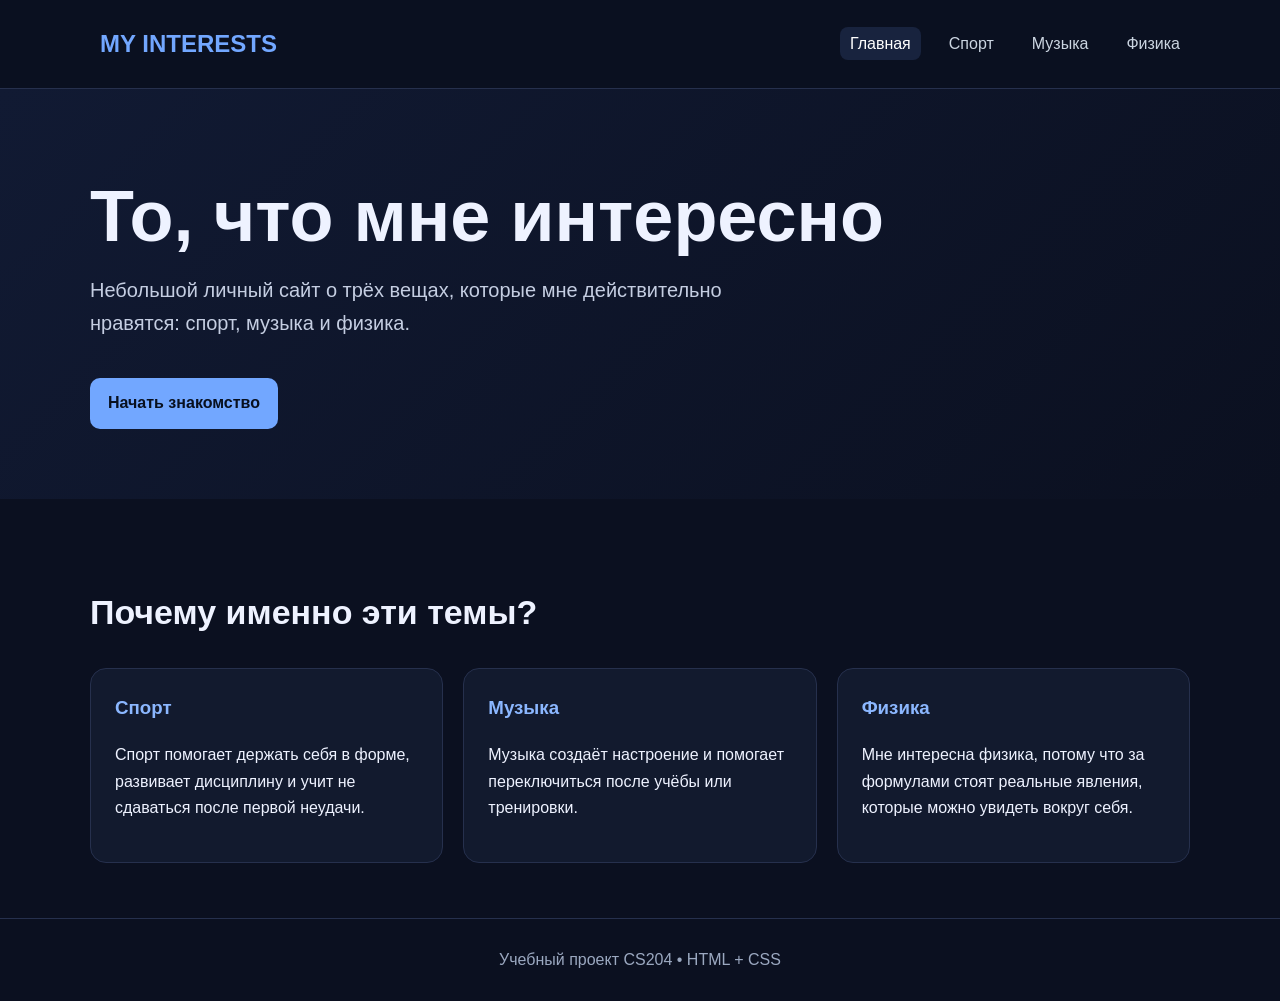
<file: index.html>
<!doctype html><html lang="ru"><head><meta charset="utf-8"><meta name="viewport" content="width=device-width,initial-scale=1"><title>Мои интересы — Главная</title><link rel="stylesheet" href="style.css"></head><body><header><div class="container"><nav><a class="logo" href="index.html">MY INTERESTS</a><ul><li><a class="active" href="index.html">Главная</a></li><li><a class="" href="sport.html">Спорт</a></li><li><a class="" href="music.html">Музыка</a></li><li><a class="" href="physics.html">Физика</a></li></ul></nav></div></header><main><section class="hero"><div class="container"><h1>То, что мне интересно</h1><p>Небольшой личный сайт о трёх вещах, которые мне действительно нравятся: спорт, музыка и физика.</p><a class="btn" href="sport.html">Начать знакомство</a></div></section><section><div class="container"><h2>Почему именно эти темы?</h2><div class="grid"><div class="card"><h3>Спорт</h3><p>Спорт помогает держать себя в форме, развивает дисциплину и учит не сдаваться после первой неудачи.</p></div><div class="card"><h3>Музыка</h3><p>Музыка создаёт настроение и помогает переключиться после учёбы или тренировки.</p></div><div class="card"><h3>Физика</h3><p>Мне интересна физика, потому что за формулами стоят реальные явления, которые можно увидеть вокруг себя.</p></div></div></div></section></main><footer><div class="container">Учебный проект CS204 • HTML + CSS</div></footer></body></html>
</file>
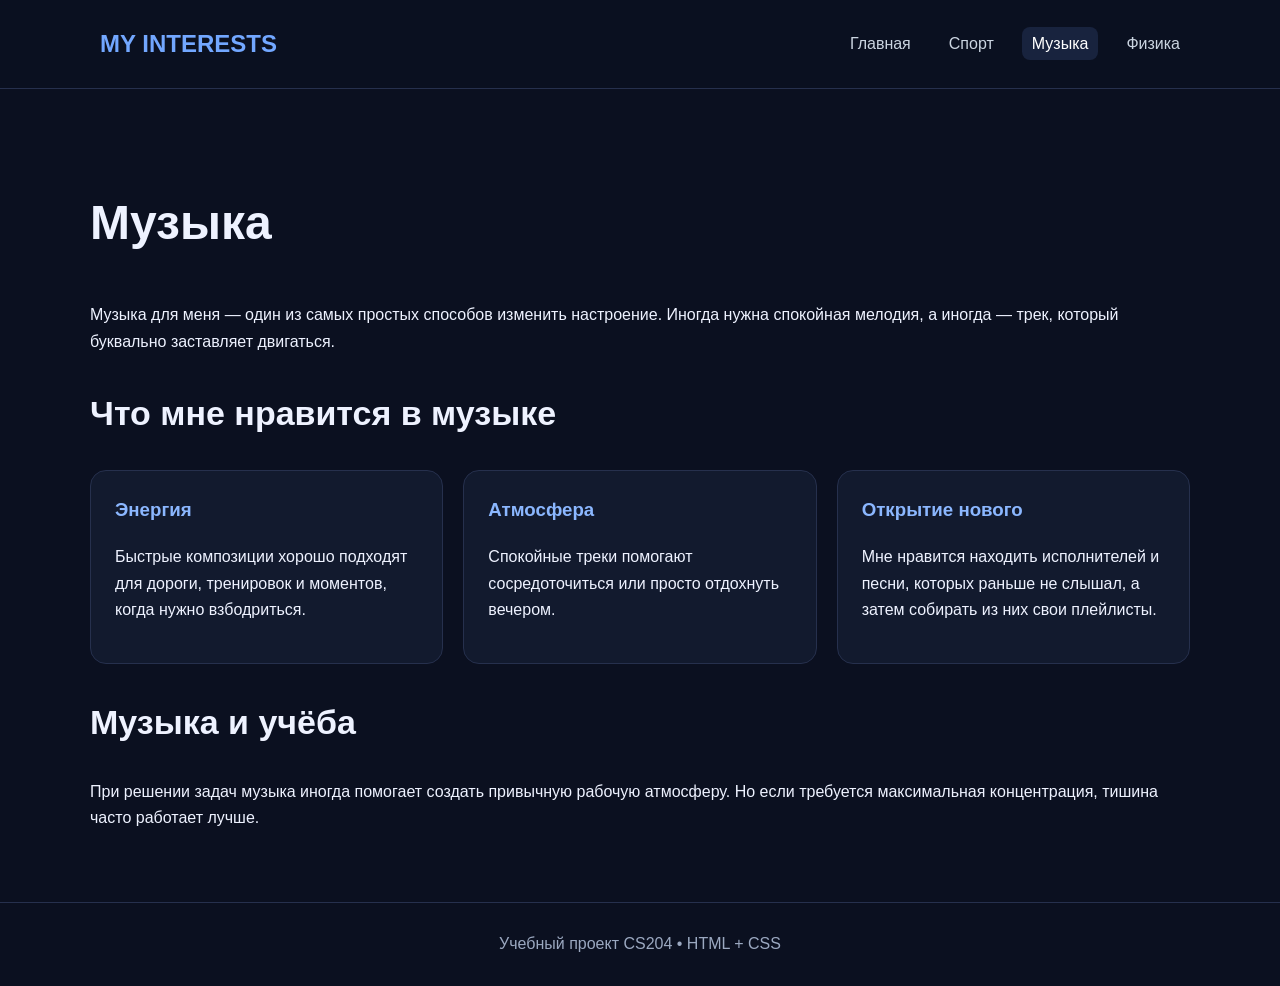
<file: music.html>
<!doctype html><html lang="ru"><head><meta charset="utf-8"><meta name="viewport" content="width=device-width,initial-scale=1"><title>Музыка — Мои интересы</title><link rel="stylesheet" href="style.css"></head><body><header><div class="container"><nav><a class="logo" href="index.html">MY INTERESTS</a><ul><li><a class="" href="index.html">Главная</a></li><li><a class="" href="sport.html">Спорт</a></li><li><a class="active" href="music.html">Музыка</a></li><li><a class="" href="physics.html">Физика</a></li></ul></nav></div></header><main><section><div class="container"><h1>Музыка</h1><p>Музыка для меня — один из самых простых способов изменить настроение. Иногда нужна спокойная мелодия, а иногда — трек, который буквально заставляет двигаться.</p><h2>Что мне нравится в музыке</h2><div class="grid"><div class="card"><h3>Энергия</h3><p>Быстрые композиции хорошо подходят для дороги, тренировок и моментов, когда нужно взбодриться.</p></div><div class="card"><h3>Атмосфера</h3><p>Спокойные треки помогают сосредоточиться или просто отдохнуть вечером.</p></div><div class="card"><h3>Открытие нового</h3><p>Мне нравится находить исполнителей и песни, которых раньше не слышал, а затем собирать из них свои плейлисты.</p></div></div><h2>Музыка и учёба</h2><p>При решении задач музыка иногда помогает создать привычную рабочую атмосферу. Но если требуется максимальная концентрация, тишина часто работает лучше.</p></div></section></main><footer><div class="container">Учебный проект CS204 • HTML + CSS</div></footer></body></html>
</file>
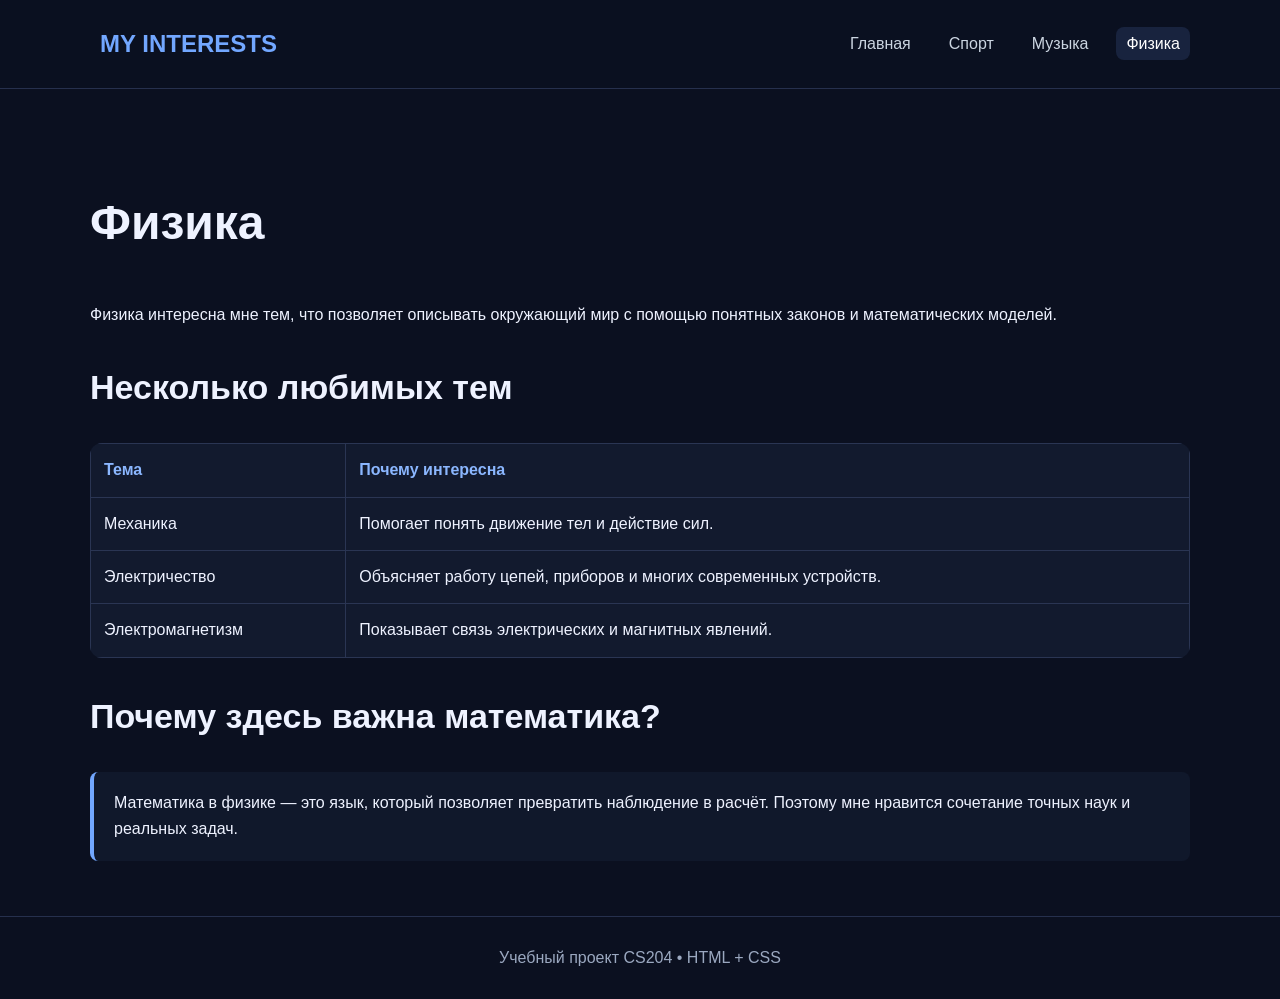
<file: physics.html>
<!doctype html><html lang="ru"><head><meta charset="utf-8"><meta name="viewport" content="width=device-width,initial-scale=1"><title>Физика — Мои интересы</title><link rel="stylesheet" href="style.css"></head><body><header><div class="container"><nav><a class="logo" href="index.html">MY INTERESTS</a><ul><li><a class="" href="index.html">Главная</a></li><li><a class="" href="sport.html">Спорт</a></li><li><a class="" href="music.html">Музыка</a></li><li><a class="active" href="physics.html">Физика</a></li></ul></nav></div></header><main><section><div class="container"><h1>Физика</h1><p>Физика интересна мне тем, что позволяет описывать окружающий мир с помощью понятных законов и математических моделей.</p><h2>Несколько любимых тем</h2><table><tr><th>Тема</th><th>Почему интересна</th></tr><tr><td>Механика</td><td>Помогает понять движение тел и действие сил.</td></tr><tr><td>Электричество</td><td>Объясняет работу цепей, приборов и многих современных устройств.</td></tr><tr><td>Электромагнетизм</td><td>Показывает связь электрических и магнитных явлений.</td></tr></table><h2>Почему здесь важна математика?</h2><div class="note">Математика в физике — это язык, который позволяет превратить наблюдение в расчёт. Поэтому мне нравится сочетание точных наук и реальных задач.</div></div></section></main><footer><div class="container">Учебный проект CS204 • HTML + CSS</div></footer></body></html>
</file>
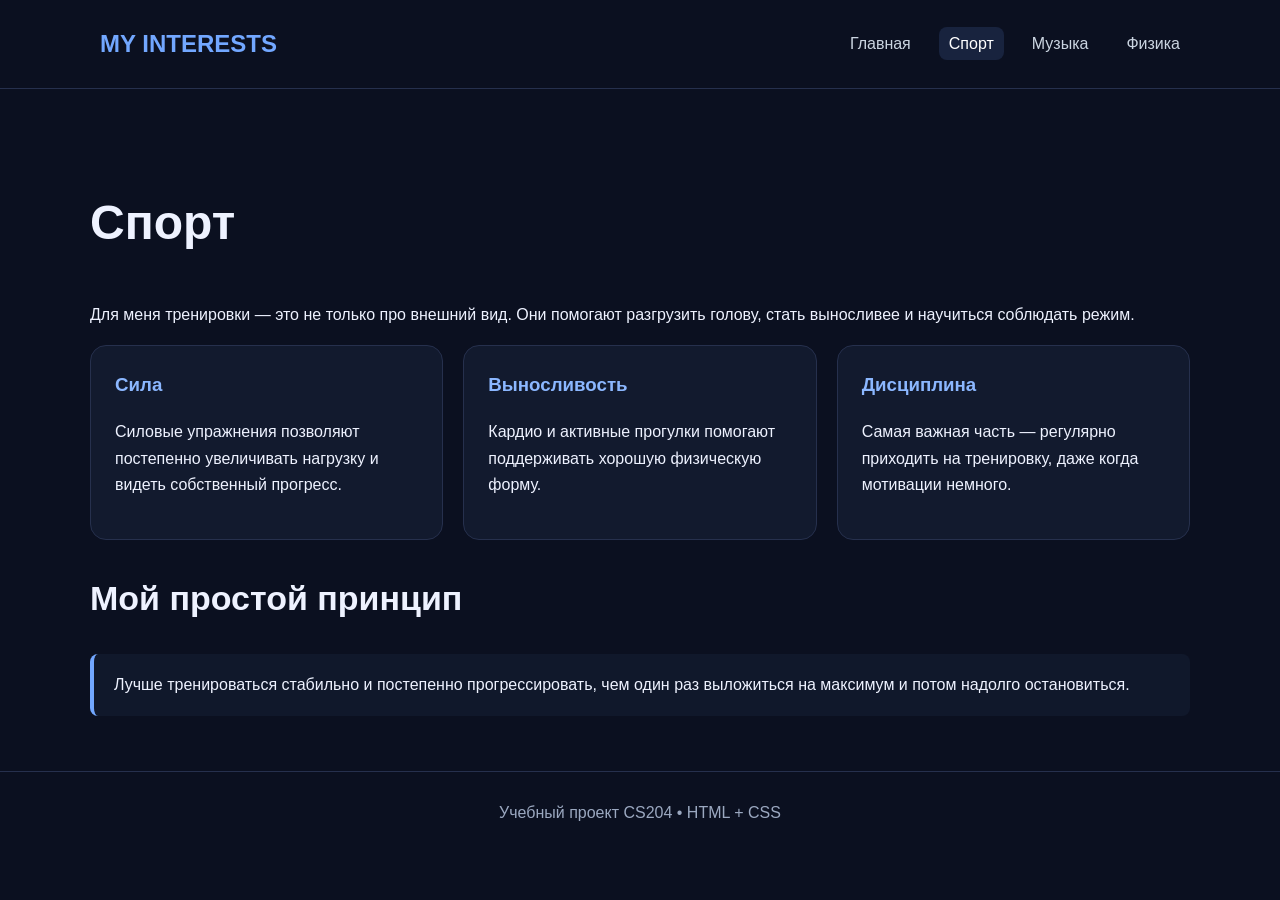
<file: sport.html>
<!doctype html><html lang="ru"><head><meta charset="utf-8"><meta name="viewport" content="width=device-width,initial-scale=1"><title>Спорт — Мои интересы</title><link rel="stylesheet" href="style.css"></head><body><header><div class="container"><nav><a class="logo" href="index.html">MY INTERESTS</a><ul><li><a class="" href="index.html">Главная</a></li><li><a class="active" href="sport.html">Спорт</a></li><li><a class="" href="music.html">Музыка</a></li><li><a class="" href="physics.html">Физика</a></li></ul></nav></div></header><main><section><div class="container"><h1>Спорт</h1><p>Для меня тренировки — это не только про внешний вид. Они помогают разгрузить голову, стать выносливее и научиться соблюдать режим.</p><div class="grid"><div class="card"><h3>Сила</h3><p>Силовые упражнения позволяют постепенно увеличивать нагрузку и видеть собственный прогресс.</p></div><div class="card"><h3>Выносливость</h3><p>Кардио и активные прогулки помогают поддерживать хорошую физическую форму.</p></div><div class="card"><h3>Дисциплина</h3><p>Самая важная часть — регулярно приходить на тренировку, даже когда мотивации немного.</p></div></div><h2>Мой простой принцип</h2><div class="note">Лучше тренироваться стабильно и постепенно прогрессировать, чем один раз выложиться на максимум и потом надолго остановиться.</div></div></section></main><footer><div class="container">Учебный проект CS204 • HTML + CSS</div></footer></body></html>
</file>
<file: style.css>
*{box-sizing:border-box}html{scroll-behavior:smooth}body{margin:0;font-family:Arial,Helvetica,sans-serif;background:#0b1020;color:#eef2ff;line-height:1.65}a{color:inherit}.container{width:min(1100px,92%);margin:auto}header{position:sticky;top:0;z-index:10;background:rgba(11,16,32,.94);border-bottom:1px solid #26304d}nav{display:flex;align-items:center;justify-content:space-between;gap:20px;padding:16px 0}.logo{font-size:24px;font-weight:800;color:#72a7ff;text-decoration:none}nav ul{display:flex;gap:18px;list-style:none;margin:0;padding:0;flex-wrap:wrap}nav a{text-decoration:none;color:#cbd5e1;padding:8px 10px;border-radius:8px}nav a:hover,.active{background:#18233e;color:#fff}.hero{padding:90px 0 70px;background:linear-gradient(135deg,#111a33,#0b1020)}.hero h1{font-size:clamp(38px,7vw,72px);line-height:1.05;margin:0 0 20px}.hero p{font-size:20px;color:#c5cee2;max-width:720px}.btn{display:inline-block;margin-top:18px;padding:12px 18px;border-radius:10px;background:#72a7ff;color:#08101f;text-decoration:none;font-weight:700}section{padding:55px 0}h1{font-size:48px}h2{font-size:34px;margin-top:30px}.grid{display:grid;grid-template-columns:repeat(auto-fit,minmax(230px,1fr));gap:20px}.card{background:#121a2e;border:1px solid #26304d;border-radius:16px;padding:24px}.card h3{margin-top:0;color:#8bb7ff}.note{border-left:4px solid #72a7ff;background:#10182b;padding:18px 20px;border-radius:8px}ul{padding-left:22px}footer{border-top:1px solid #26304d;color:#9ba8c0;padding:28px 0;text-align:center}table{width:100%;border-collapse:collapse;background:#121a2e;border-radius:12px;overflow:hidden}th,td{padding:13px;border:1px solid #2a3553;text-align:left}th{color:#8bb7ff}@media(max-width:650px){nav{align-items:flex-start;flex-direction:column}.hero{padding-top:55px}}
</file>
